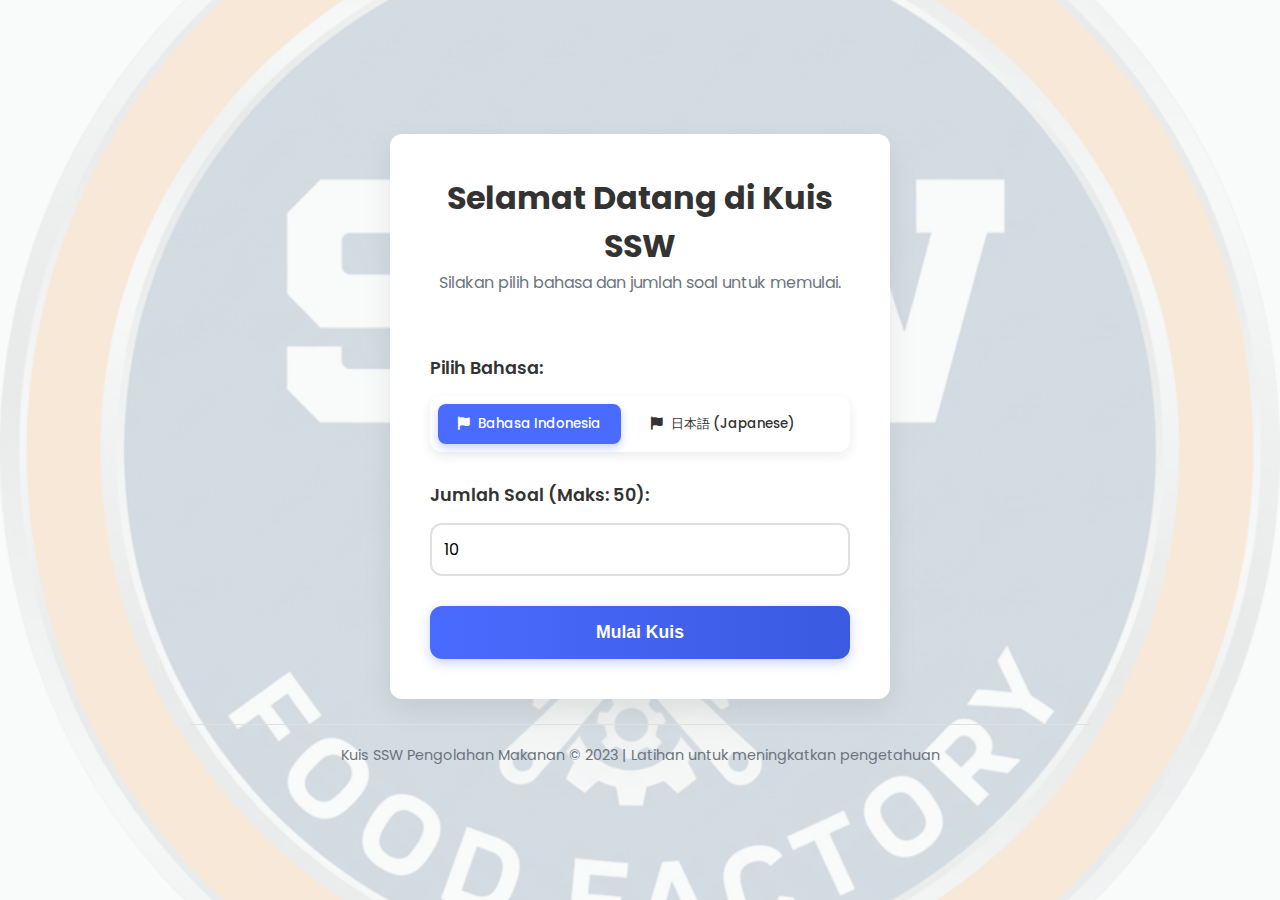
<file: index.html>
<!DOCTYPE html>
<html lang="id">

<head>
    <meta charset="UTF-8">
    <meta name="viewport" content="width=device-width, initial-scale=1.0">
    <title>Latihan Soal SSW Pengolahan Makanan</title>
    <link rel="stylesheet" href="style.css">
    <link rel="preconnect" href="https://fonts.googleapis.com">
    <link rel="preconnect" href="https://fonts.gstatic.com" crossorigin>
    <link
        href="https://fonts.googleapis.com/css2?family=Poppins:wght@300;400;500;600;700&family=Inter:wght@300;400;500;600&display=swap"
        rel="stylesheet">
    <link rel="stylesheet" href="https://cdnjs.cloudflare.com/ajax/libs/font-awesome/6.4.0/css/all.min.css">
</head>

<body>
    <div class="container">
        <div id="setup-container">
            <div class="quiz-header">
                <h1 id="setup-title">Selamat Datang di Kuis SSW</h1>
                <p class="quiz-subtitle">Silakan pilih bahasa dan jumlah soal untuk memulai.</p>
            </div>

            <div class="setup-group">
                <label for="lang-select">Pilih Bahasa:</label>
                <div class="language-selector">
                    <button id="setup-lang-in" class="active lang-btn" data-lang="in">
                        <i class="fas fa-flag"></i>
                        Bahasa Indonesia
                    </button>
                    <button id="setup-lang-jp" class="lang-btn" data-lang="jp">
                        <i class="fas fa-flag"></i>
                        日本語 (Japanese)
                    </button>
                </div>
            </div>

            <div class="setup-group">
                <label for="question-count">Jumlah Soal (Maks: 50):</label>
                <input type="number" id="question-count" value="10" min="5" max="50" step="5">
            </div>

            <button id="start-quiz-btn">
                <i class="fas fa-play"></i>
                Mulai Kuis
            </button>
        </div>

        <div class="header hide">
            <div class="language-selector">
                <button id="lang-in" class="active">
                    <i class="fas fa-flag"></i>
                    Bahasa Indonesia
                </button>
                <button id="lang-jp">
                    <i class="fas fa-flag"></i>
                    日本語 (Japanese)
                </button>
            </div>

            <div class="progress-container">
                <div class="progress-bar">
                    <div class="progress-fill" id="progress-fill"></div>
                </div>
                <span class="progress-text" id="progress-text">0/10</span>
            </div>
        </div>

        <div id="quiz-wrapper" class="hide">
            <div class="quiz-header">
                <h1 id="quiz-title">Latihan Soal SSW Pengolahan Makanan</h1>
                <p class="quiz-subtitle">Uji pengetahuan Anda tentang pengolahan makanan untuk SSW</p>
            </div>

            <div id="quiz-container" class="hide">
                <div id="question-container">
                    <div class="question-number-badge">
                        <span id="question-number">Pertanyaan 1</span>
                    </div>
                    <p id="question-text">Apa yang dimaksud dengan teknik blansir dalam pengolahan makanan?</p>
                </div>

                <div id="options-container" class="options-grid">
                    <!-- Opsi jawaban akan dimuat di sini oleh JavaScript -->
                </div>

                <div class="navigation-buttons">
                    <button id="hint-btn">
                        <i class="fas fa-lightbulb"></i>
                        Petunjuk
                    </button>
                    <button id="next-btn">
                        Selanjutnya
                        <i class="fas fa-arrow-right"></i>
                    </button>
                </div>
            </div>

            <div id="result-container" class="hide">
                <div class="result-header">
                    <div class="trophy-icon">
                        <i class="fas fa-trophy"></i>
                    </div>
                    <h2 id="result-title">Hasil Kuis Anda</h2>
                </div>

                <div class="score-circle">
                    <div class="circle-bg">
                        <div class="circle-progress" id="circle-progress"></div>
                    </div>
                    <div class="score-content">
                        <span id="score-percent">85%</span>
                        <span id="score-text">Skor: 17/20</span>
                    </div>
                </div>

                <p id="feedback-text">Selamat! Pengetahuan Anda tentang pengolahan makanan sangat baik. Teruslah
                    berlatih untuk meningkatkan pemahaman Anda.</p>

                <div class="result-buttons">
                    <button id="review-btn">
                        <i class="fas fa-redo"></i>
                        Tinjau Jawaban
                    </button>
                    <button id="restart-btn">
                        <i class="fas fa-play-circle"></i>
                        Coba Lagi
                    </button>
                </div>
            </div>

            <div id="review-container" class="hide">
                <h2 id="review-title">Tinjau Jawaban Anda</h2>
                <div id="review-content"></div>
                <div class="result-buttons">
                    <button id="back-to-results-btn">
                        <i class="fas fa-arrow-left"></i>
                        Kembali ke Hasil
                    </button>
                </div>
            </div>
        </div>

        <div class="footer">
            <p>Kuis SSW Pengolahan Makanan &copy; 2023 | Latihan untuk meningkatkan pengetahuan</p>
        </div>
    </div>

    <script src="script.js"></script>
</body>

</html>
</file>
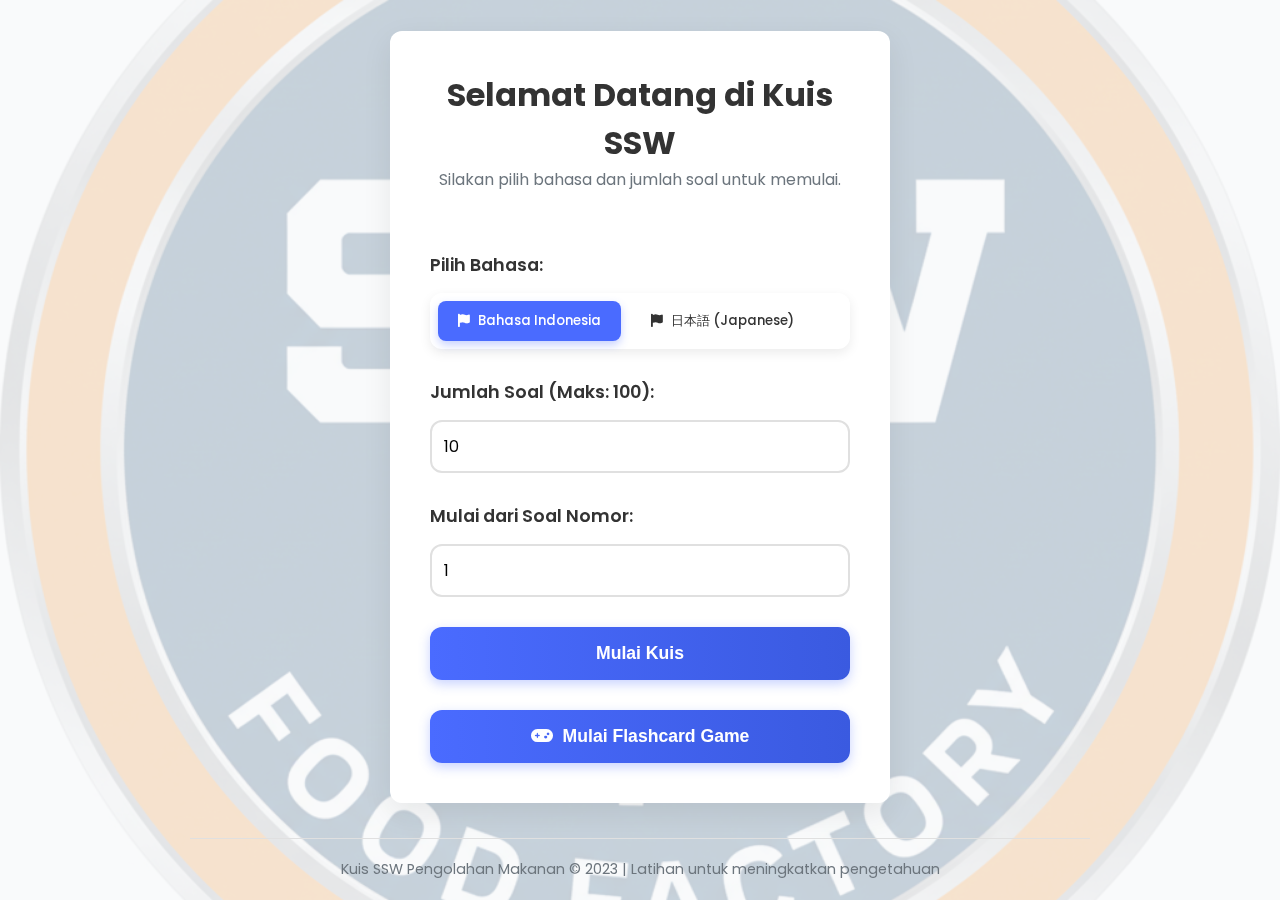
<file: html/index.html>
<!DOCTYPE html>
<html lang="id">

<head>
    <meta charset="UTF-8">
    <meta name="viewport" content="width=device-width, initial-scale=1.0">
    <title>Latihan Soal SSW Pengolahan Makanan</title>
    <link rel="stylesheet" href="../css/style.css">
    <link rel="preconnect" href="https://fonts.googleapis.com">
    <link rel="preconnect" href="https://fonts.gstatic.com" crossorigin>
    <link rel="icon" type="image/png" href="../assets/images/sswfood.png">
    <link
        href="https://fonts.googleapis.com/css2?family=Poppins:wght@300;400;500;600;700&family=Inter:wght@300;400;500;600&display=swap"
        rel="stylesheet">
    <link rel="stylesheet" href="https://cdnjs.cloudflare.com/ajax/libs/font-awesome/6.4.0/css/all.min.css">
</head>

<body>
    <div class="container">
        <div id="setup-container">
            <div class="quiz-header">
                <h1 id="setup-title">Selamat Datang di Kuis SSW</h1>
                <p class="quiz-subtitle">Silakan pilih bahasa dan jumlah soal untuk memulai.</p>
            </div>

            <div class="setup-group">
                <label for="lang-select">Pilih Bahasa:</label>
                <div class="language-selector">
                    <button id="setup-lang-in" class="active lang-btn" data-lang="in">
                        <i class="fas fa-flag"></i>
                        Bahasa Indonesia
                    </button>
                    <button id="setup-lang-jp" class="lang-btn" data-lang="jp">
                        <i class="fas fa-flag"></i>
                        日本語 (Japanese)
                    </button>
                </div>
            </div>

            <div class="setup-group">
                <label for="question-count">Jumlah Soal (Maks: 100):</label>
                <input type="number" id="question-count" value="10" min="5" max="100" step="5">
            </div>

            <div class="setup-group">
                <label for="start-question-id">Mulai dari Soal Nomor:</label>
                <input type="number" id="start-question-id" value="1" min="1">
            </div>

            <button id="start-quiz-btn">
                <i class="fas fa-play"></i>
                Mulai Kuis
            </button>
            <button id="start-flashcard-btn" onclick="location.href='flashcard.html'">
                <i class="fas fa-gamepad"></i>
                Mulai Flashcard Game
            </button>
        </div>

        <div class="header hide">
            <div class="language-selector">
                <button id="lang-in" class="active">
                    <i class="fas fa-flag"></i>
                    Bahasa Indonesia
                </button>
                <button id="lang-jp">
                    <i class="fas fa-flag"></i>
                    日本語 (Japanese)
                </button>
            </div>

            <div class="progress-container">
                <div class="progress-bar">
                    <div class="progress-fill" id="progress-fill"></div>
                </div>
                <span class="progress-text" id="progress-text">0/10</span>
            </div>
        </div>

        <div id="quiz-wrapper" class="hide">
            <div class="quiz-header">
                <h1 id="quiz-title">Latihan Soal SSW Pengolahan Makanan</h1>
                <p class="quiz-subtitle">Uji pengetahuan Anda tentang pengolahan makanan untuk SSW</p>
            </div>

            <div id="quiz-container" class="hide">
                <div id="question-container">
                    <div class="question-number-badge">
                        <span id="question-number">Pertanyaan 1</span>
                    </div>
                    <p id="question-text">Apa yang dimaksud dengan teknik blansir dalam pengolahan makanan?</p>
                </div>

                <div id="options-container" class="options-grid">
                    <!-- Opsi jawaban akan dimuat di sini oleh JavaScript -->
                </div>

                <div class="navigation-buttons">
                    <button id="hint-btn">
                        <i class="fas fa-lightbulb"></i>
                        Petunjuk
                    </button>
                    <button id="next-btn">
                        Selanjutnya
                        <i class="fas fa-arrow-right"></i>
                    </button>
                </div>
            </div>

            <div id="result-container" class="hide">
                <div class="result-header">
                    <div class="trophy-icon">
                        <i class="fas fa-trophy"></i>
                    </div>
                    <h2 id="result-title">Hasil Kuis Anda</h2>
                </div>

                <div class="score-circle">
                    <div class="circle-bg">
                        <div class="circle-progress" id="circle-progress"></div>
                    </div>
                    <div class="score-content">
                        <span id="score-percent">85%</span>
                        <span id="score-text">Skor: 17/20</span>
                    </div>
                </div>

                <p id="feedback-text">Selamat! Pengetahuan Anda tentang pengolahan makanan sangat baik. Teruslah
                    berlatih untuk meningkatkan pemahaman Anda.</p>

                <div class="result-buttons">
                    <button id="review-btn">
                        <i class="fas fa-redo"></i>
                        Tinjau Jawaban
                    </button>
                    <button id="restart-btn">
                        <i class="fas fa-play-circle"></i>
                        Coba Lagi
                    </button>
                </div>
            </div>

            <div id="review-container" class="hide">
                <h2 id="review-title">Tinjau Jawaban Anda</h2>
                <div id="review-content"></div>
                <div class="result-buttons">
                    <button id="back-to-results-btn">
                        <i class="fas fa-arrow-left"></i>
                        Kembali ke Hasil
                    </button>
                </div>
            </div>
        </div>

        <div class="footer">
            <p>Kuis SSW Pengolahan Makanan &copy; 2023 | Latihan untuk meningkatkan pengetahuan</p>
        </div>
    </div>

    <script src="../js/script.js"></script>
</body>

</html>
</file>
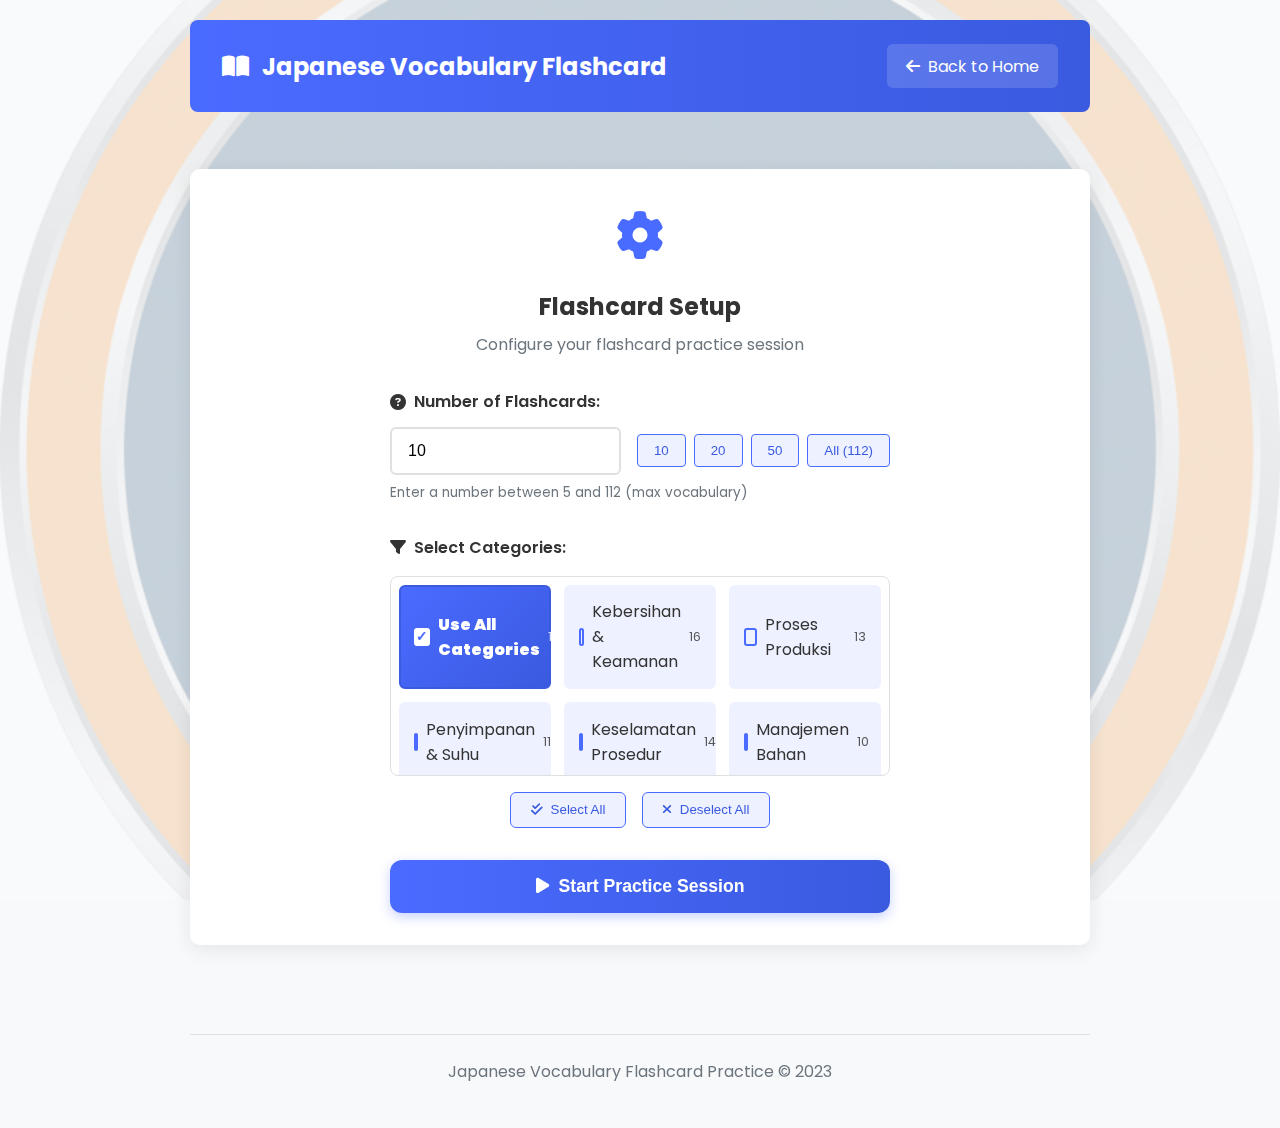
<file: flashcard.html>
<!DOCTYPE html>
<html lang="en">

<head>
    <meta charset="UTF-8">
    <meta name="viewport" content="width=device-width, initial-scale=1.0">
    <title>Flashcard Game</title>
    <link rel="stylesheet" href="css/style.css">
    <link rel="stylesheet" href="css/flashcard.css">
    <link rel="preconnect" href="https://fonts.googleapis.com">
    <link rel="preconnect" href="https://fonts.gstatic.com" crossorigin>
    <link
        href="https://fonts.googleapis.com/css2?family=Poppins:wght@300;400;500;600;700&family=Inter:wght@300;400;500;600&display=swap"
        rel="stylesheet">
    <link rel="stylesheet" href="https://cdnjs.cloudflare.com/ajax/libs/font-awesome/6.4.0/css/all.min.css">
</head>

<body>
    <div class="container">
        <div class="flashcard-header">
            <h1><i class="fas fa-book-open"></i> Japanese Vocabulary Flashcard</h1>
            <a href="index.html" class="back-btn">
                <i class="fas fa-arrow-left"></i> Back to Home
            </a>
        </div>

        <main>
            <!-- Setup Container -->
            <div id="flashcard-setup-container" class="setup-container">
                <div class="setup-content">
                    <div class="setup-card">
                        <div class="setup-icon">
                            <i class="fas fa-cog"></i>
                        </div>
                        <h2>Flashcard Setup</h2>
                        <p class="setup-description">Configure your flashcard practice session</p>

                        <div class="setup-form">
                            <div class="form-group">
                                <label for="flashcard-question-count">
                                    <i class="fas fa-question-circle"></i> Number of Flashcards:
                                </label>
                                <div class="input-with-btn">
                                    <input type="number" id="flashcard-question-count" value="10" min="5" max="112"
                                        step="1">
                                    <div class="quick-buttons">
                                        <button type="button" class="quick-btn" data-value="10">10</button>
                                        <button type="button" class="quick-btn" data-value="20">20</button>
                                        <button type="button" class="quick-btn" data-value="50">50</button>
                                        <button type="button" class="quick-btn" data-value="112">All (112)</button>
                                    </div>
                                </div>
                                <small class="form-hint">Enter a number between 5 and 112 (max vocabulary)</small>
                            </div>

                            <div class="form-group">
                                <label>
                                    <i class="fas fa-filter"></i> Select Categories:
                                </label>
                                <div class="categories-container">
                                    <div class="categories-grid" id="categories-grid">
                                        <!-- Categories will be loaded by JavaScript -->
                                    </div>
                                    <div class="categories-controls">
                                        <button type="button" id="select-all-categories" class="category-control-btn">
                                            <i class="fas fa-check-double"></i> Select All
                                        </button>
                                        <button type="button" id="deselect-all-categories" class="category-control-btn">
                                            <i class="fas fa-times"></i> Deselect All
                                        </button>
                                    </div>
                                </div>
                            </div>

                            <button id="start-quiz-btn" class="start-btn">
                                <i class="fas fa-play"></i> Start Practice Session
                            </button>
                        </div>
                    </div>
                </div>
            </div>

            <!-- Game Wrapper -->
            <div id="flashcard-game-wrapper" class="flashcard-game-wrapper hide">
                <div class="game-header">
                    <div class="game-stats">
                        <div class="stat-item">
                            <span class="stat-label">Card:</span>
                            <span class="stat-value" id="current-card">1</span>/<span id="total-cards">10</span>
                        </div>
                        <div class="stat-item">
                            <span class="stat-label">Score:</span>
                            <span class="stat-value" id="score">0</span>
                        </div>
                        <div class="stat-item">
                            <span class="stat-label">Correct:</span>
                            <span class="stat-value" id="correct-count">0</span>
                        </div>
                        <div class="stat-item">
                            <span class="stat-label">Incorrect:</span>
                            <span class="stat-value" id="incorrect-count">0</span>
                        </div>
                    </div>

                    <button id="end-session-btn" class="end-btn">
                        <i class="fas fa-stop"></i> End Session
                    </button>
                </div>

                <div class="flashcard-container">
                    <div class="category-indicator" id="current-category">
                        <i class="fas fa-tag"></i> Category: <span id="category-name">Loading...</span>
                    </div>

                    <div class="flashcard" id="flashcard">
                        <div class="flashcard-front" id="flashcard-front">
                            <div class="card-label">Vocabulary Term</div>
                            <div class="card-content" id="front-content">衛生管理</div>
                            <div class="card-instruction">
                                <i class="fas fa-hand-point-up"></i> Click card or press Space to flip
                            </div>
                        </div>
                        <div class="flashcard-back" id="flashcard-back">
                            <div class="card-label">Answer</div>
                            <div class="answer-content">
                                <div class="kanji" id="back-kanji">衛生管理</div>
                                <div class="furigana" id="back-furigana">えいせいかんり</div>
                                <div class="meaning" id="back-meaning">manajemen kebersihan</div>
                            </div>
                            <div class="card-details">
                                <span class="detail-item"><i class="fas fa-hashtag"></i> ID: <span
                                        id="back-id">4</span></span>
                            </div>
                        </div>
                    </div>

                    <div class="answer-section">
                        <div class="input-container">
                            <label for="answer-input">
                                <i class="fas fa-keyboard"></i> Type Romaji Reading:
                            </label>
                            <input type="text" id="answer-input"
                                placeholder="Enter the furigana in romaji (e.g. eiseikanri)" autocomplete="off">
                        </div>

                        <div class="action-buttons">
                            <button id="check-button" class="action-btn check-btn">
                                <i class="fas fa-check"></i> Check Answer
                            </button>
                            <button id="hint-button" class="action-btn hint-btn">
                                <i class="fas fa-lightbulb"></i> Show Hint
                            </button>
                            <button id="next-button" class="action-btn next-btn">
                                <i class="fas fa-arrow-right"></i> Next Card
                            </button>
                        </div>
                    </div>

                    <div class="feedback-section">
                        <div id="feedback" class="feedback-message">
                            <i class="fas fa-info-circle"></i>
                            <span id="feedback-text">Enter the romaji reading and press Check Answer</span>
                        </div>
                        <div id="hint-display" class="hint-container hide">
                            <div class="hint-header">
                                <i class="fas fa-lightbulb"></i> Hint
                            </div>
                            <div class="hint-content" id="hint-content"></div>
                        </div>
                    </div>
                </div>

                <!-- Results Container (hidden by default) -->
                <div id="results-container" class="results-container hide">
                    <div class="results-card">
                        <div class="results-icon">
                            <i class="fas fa-trophy"></i>
                        </div>
                        <h2>Session Results</h2>

                        <div class="results-stats">
                            <div class="result-stat">
                                <span class="result-label">Total Cards:</span>
                                <span class="result-value" id="result-total">0</span>
                            </div>
                            <div class="result-stat">
                                <span class="result-label">Correct Answers:</span>
                                <span class="result-value" id="result-correct">0</span>
                            </div>
                            <div class="result-stat">
                                <span class="result-label">Incorrect Answers:</span>
                                <span class="result-value" id="result-incorrect">0</span>
                            </div>
                            <div class="result-stat">
                                <span class="result-label">Final Score:</span>
                                <span class="result-value" id="result-score">0</span>
                            </div>
                            <div class="result-stat">
                                <span class="result-label">Accuracy:</span>
                                <span class="result-value" id="result-accuracy">0%</span>
                            </div>
                        </div>

                        <div class="results-actions">
                            <button id="restart-session-btn" class="results-btn restart-btn">
                                <i class="fas fa-redo"></i> Start New Session
                            </button>
                            <button id="back-to-home-btn" class="results-btn home-btn">
                                <i class="fas fa-home"></i> Back to Setup
                            </button>
                        </div>
                    </div>
                </div>

                <div class="game-footer">
                    <div class="shortcuts">
                        <span class="shortcut-item"><kbd>Space</kbd> Flip Card</span>
                        <span class="shortcut-item"><kbd>Enter</kbd> Check Answer</span>
                        <span class="shortcut-item"><kbd>→</kbd> Next Card</span>
                        <span class="shortcut-item"><kbd>H</kbd> Show Hint (when input not focused)</span>
                    </div>
                </div>
            </div>
        </main>

        <footer class="main-footer">
            <p>Japanese Vocabulary Flashcard Practice &copy; 2023</p>
        </footer>
    </div>

    <script src="js/flashcard.js"></script>
</body>

</html>
</file>
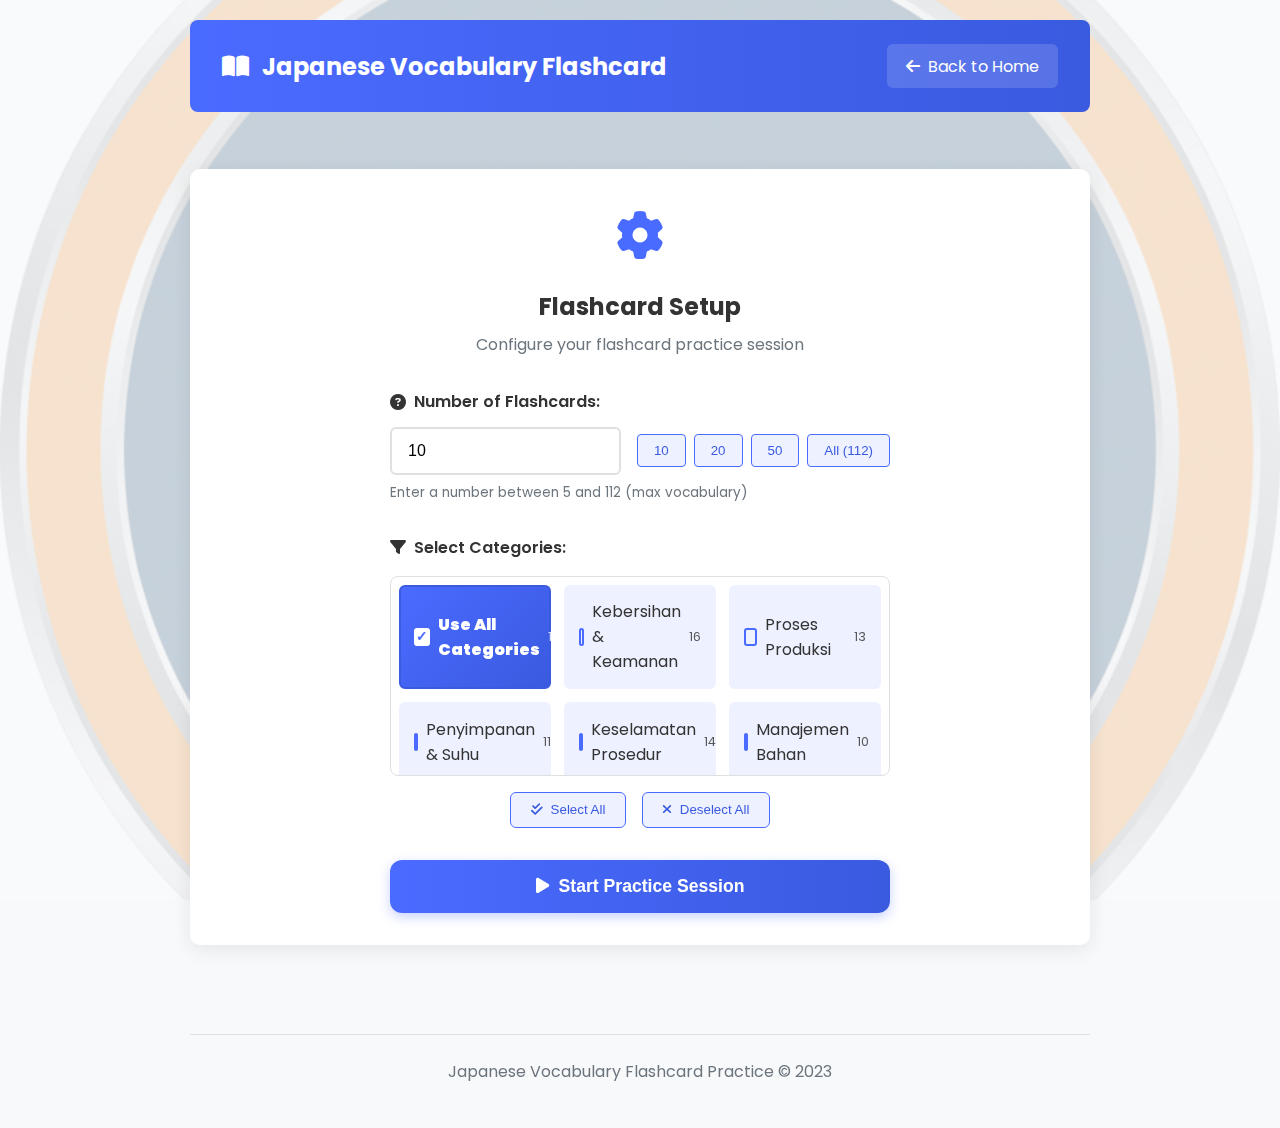
<file: html/flashcard.html>
<!DOCTYPE html>
<html lang="en">

<head>
    <meta charset="UTF-8">
    <meta name="viewport" content="width=device-width, initial-scale=1.0">
    <title>Flashcard Game</title>
    <link rel="stylesheet" href="../css/style.css">
    <link rel="stylesheet" href="../css/flashcard.css">
    <link rel="preconnect" href="https://fonts.googleapis.com">
    <link rel="preconnect" href="https://fonts.gstatic.com" crossorigin>
    <link
        href="https://fonts.googleapis.com/css2?family=Poppins:wght@300;400;500;600;700&family=Inter:wght@300;400;500;600&display=swap"
        rel="stylesheet">
    <link rel="stylesheet" href="https://cdnjs.cloudflare.com/ajax/libs/font-awesome/6.4.0/css/all.min.css">
</head>

<body>
    <div class="container">
        <div class="flashcard-header">
            <h1><i class="fas fa-book-open"></i> Japanese Vocabulary Flashcard</h1>
            <a href="index.html" class="back-btn">
                <i class="fas fa-arrow-left"></i> Back to Home
            </a>
        </div>

        <main>
            <!-- Setup Container -->
            <div id="flashcard-setup-container" class="setup-container">
                <div class="setup-content">
                    <div class="setup-card">
                        <div class="setup-icon">
                            <i class="fas fa-cog"></i>
                        </div>
                        <h2>Flashcard Setup</h2>
                        <p class="setup-description">Configure your flashcard practice session</p>

                        <div class="setup-form">
                            <div class="form-group">
                                <label for="flashcard-question-count">
                                    <i class="fas fa-question-circle"></i> Number of Flashcards:
                                </label>
                                <div class="input-with-btn">
                                    <input type="number" id="flashcard-question-count" value="10" min="5" max="112"
                                        step="1">
                                    <div class="quick-buttons">
                                        <button type="button" class="quick-btn" data-value="10">10</button>
                                        <button type="button" class="quick-btn" data-value="20">20</button>
                                        <button type="button" class="quick-btn" data-value="50">50</button>
                                        <button type="button" class="quick-btn" data-value="112">All (112)</button>
                                    </div>
                                </div>
                                <small class="form-hint">Enter a number between 5 and 112 (max vocabulary)</small>
                            </div>

                            <div class="form-group">
                                <label>
                                    <i class="fas fa-filter"></i> Select Categories:
                                </label>
                                <div class="categories-container">
                                    <div class="categories-grid" id="categories-grid">
                                        <!-- Categories will be loaded by JavaScript -->
                                    </div>
                                    <div class="categories-controls">
                                        <button type="button" id="select-all-categories" class="category-control-btn">
                                            <i class="fas fa-check-double"></i> Select All
                                        </button>
                                        <button type="button" id="deselect-all-categories" class="category-control-btn">
                                            <i class="fas fa-times"></i> Deselect All
                                        </button>
                                    </div>
                                </div>
                            </div>

                            <button id="start-quiz-btn" class="start-btn">
                                <i class="fas fa-play"></i> Start Practice Session
                            </button>
                        </div>
                    </div>
                </div>
            </div>

            <!-- Game Wrapper -->
            <div id="flashcard-game-wrapper" class="flashcard-game-wrapper hide">
                <div class="game-header">
                    <div class="game-stats">
                        <div class="stat-item">
                            <span class="stat-label">Card:</span>
                            <span class="stat-value" id="current-card">1</span>/<span id="total-cards">10</span>
                        </div>
                        <div class="stat-item">
                            <span class="stat-label">Score:</span>
                            <span class="stat-value" id="score">0</span>
                        </div>
                        <div class="stat-item">
                            <span class="stat-label">Correct:</span>
                            <span class="stat-value" id="correct-count">0</span>
                        </div>
                        <div class="stat-item">
                            <span class="stat-label">Incorrect:</span>
                            <span class="stat-value" id="incorrect-count">0</span>
                        </div>
                    </div>

                    <button id="end-session-btn" class="end-btn">
                        <i class="fas fa-stop"></i> End Session
                    </button>
                </div>

                <div class="flashcard-container">
                    <div class="category-indicator" id="current-category">
                        <i class="fas fa-tag"></i> Category: <span id="category-name">Loading...</span>
                    </div>

                    <div class="flashcard" id="flashcard">
                        <div class="flashcard-front" id="flashcard-front">
                            <div class="card-label">Vocabulary Term</div>
                            <div class="card-content" id="front-content">衛生管理</div>
                            <div class="card-instruction">
                                <i class="fas fa-hand-point-up"></i> Click card or press Space to flip
                            </div>
                        </div>
                        <div class="flashcard-back" id="flashcard-back">
                            <div class="card-label">Answer</div>
                            <div class="answer-content">
                                <div class="kanji" id="back-kanji">衛生管理</div>
                                <div class="furigana" id="back-furigana">えいせいかんり</div>
                                <div class="meaning" id="back-meaning">manajemen kebersihan</div>
                            </div>
                            <div class="card-details">
                                <span class="detail-item"><i class="fas fa-hashtag"></i> ID: <span
                                        id="back-id">4</span></span>
                            </div>
                        </div>
                    </div>

                    <div class="answer-section">
                        <div class="input-container">
                            <label for="answer-input">
                                <i class="fas fa-keyboard"></i> Type Romaji Reading:
                            </label>
                            <input type="text" id="answer-input"
                                placeholder="Enter the furigana in romaji (e.g. eiseikanri)" autocomplete="off">
                        </div>

                        <div class="action-buttons">
                            <button id="check-button" class="action-btn check-btn">
                                <i class="fas fa-check"></i> Check Answer
                            </button>
                            <button id="hint-button" class="action-btn hint-btn">
                                <i class="fas fa-lightbulb"></i> Show Hint
                            </button>
                            <button id="next-button" class="action-btn next-btn">
                                <i class="fas fa-arrow-right"></i> Next Card
                            </button>
                        </div>
                    </div>

                    <div class="feedback-section">
                        <div id="feedback" class="feedback-message">
                            <i class="fas fa-info-circle"></i>
                            <span id="feedback-text">Enter the romaji reading and press Check Answer</span>
                        </div>
                        <div id="hint-display" class="hint-container hide">
                            <div class="hint-header">
                                <i class="fas fa-lightbulb"></i> Hint
                            </div>
                            <div class="hint-content" id="hint-content"></div>
                        </div>
                    </div>
                </div>

                <!-- Results Container (hidden by default) -->
                <div id="results-container" class="results-container hide">
                    <div class="results-card">
                        <div class="results-icon">
                            <i class="fas fa-trophy"></i>
                        </div>
                        <h2>Session Results</h2>

                        <div class="results-stats">
                            <div class="result-stat">
                                <span class="result-label">Total Cards:</span>
                                <span class="result-value" id="result-total">0</span>
                            </div>
                            <div class="result-stat">
                                <span class="result-label">Correct Answers:</span>
                                <span class="result-value" id="result-correct">0</span>
                            </div>
                            <div class="result-stat">
                                <span class="result-label">Incorrect Answers:</span>
                                <span class="result-value" id="result-incorrect">0</span>
                            </div>
                            <div class="result-stat">
                                <span class="result-label">Final Score:</span>
                                <span class="result-value" id="result-score">0</span>
                            </div>
                            <div class="result-stat">
                                <span class="result-label">Accuracy:</span>
                                <span class="result-value" id="result-accuracy">0%</span>
                            </div>
                        </div>

                        <div class="results-actions">
                            <button id="restart-session-btn" class="results-btn restart-btn">
                                <i class="fas fa-redo"></i> Start New Session
                            </button>
                            <button id="back-to-home-btn" class="results-btn home-btn">
                                <i class="fas fa-home"></i> Back to Setup
                            </button>
                        </div>
                    </div>
                </div>

                <div class="game-footer">
                    <div class="shortcuts">
                        <span class="shortcut-item"><kbd>Space</kbd> Flip Card</span>
                        <span class="shortcut-item"><kbd>Enter</kbd> Check Answer</span>
                        <span class="shortcut-item"><kbd>→</kbd> Next Card</span>
                        <span class="shortcut-item"><kbd>H</kbd> Show Hint (when input not focused)</span>
                    </div>
                </div>
            </div>
        </main>

        <footer class="main-footer">
            <p>Japanese Vocabulary Flashcard Practice &copy; 2023</p>
        </footer>
    </div>

    <script src="../js/flashcard.js"></script>
</body>

</html>
</file>
<file: style.css>
/* Variabel Warna dan Tema */
:root {
    --primary-color: #4a6bff;
    --primary-dark: #3a5ae0;
    --primary-light: #eef1ff;
    --success-color: #28a745;
    --warning-color: #ffc107;
    --danger-color: #dc3545;

    --bg-color: #f8f9fa;
    --card-bg: #ffffff;
    --text-color: #333;
    --text-light: #6c757d;
    --border-color: #e0e0e0;
    --shadow-color: rgba(0, 0, 0, 0.08);

    --font-primary: 'Poppins', sans-serif;
    --font-secondary: 'Inter', sans-serif;

    --border-radius: 12px;
    --transition: all 0.3s ease;
}

/* Reset dan Styling Dasar */
* {
    margin: 0;
    padding: 0;
    box-sizing: border-box;
}

body {
    font-family: var(--font-primary);
    background-color: var(--bg-color);
    color: var(--text-color);
    display: flex;
    justify-content: center;
    align-items: center;
    min-height: 100vh;
    padding: 20px;
    transition: var(--transition);
    position: relative; /* Added for pseudo-element positioning */
    overflow: hidden; /* Prevent background from overflowing if larger */
}

body::before {
    content: "";
    position: absolute;
    top: 0;
    left: 0;
    width: 100%;
    height: 100%;
    background-image: url('assets/images/sswfood.png');
    background-size: cover;
    background-repeat: no-repeat;
    background-position: center;
    opacity: 0.15; /* Adjust for desired transparency */
    z-index: -1; /* Place it behind other content */
}

.container {
    width: 100%;
    max-width: 900px;
    display: flex;
    flex-direction: column;
    gap: 25px;
}

/* Setup Container */
#setup-container {
    background-color: var(--card-bg);
    border-radius: var(--border-radius);
    box-shadow: 0 10px 30px var(--shadow-color);
    padding: 40px;
    width: 100%;
    max-width: 500px;
    margin: auto;
    display: flex;
    flex-direction: column;
    gap: 30px;
    animation: fadeIn 0.5s ease-out;
}

.setup-group {
    display: flex;
    flex-direction: column;
    gap: 15px;
}

.setup-group label {
    font-weight: 600;
    color: var(--text-color);
    font-size: 1.1rem;
}

#question-count, #start-question-id {
    padding: 12px;
    border: 2px solid var(--border-color);
    border-radius: var(--border-radius);
    font-size: 1rem;
    font-family: var(--font-primary);
    width: 100%;
}

#start-quiz-btn {
    padding: 16px 28px;
    border: none;
    border-radius: var(--border-radius);
    font-size: 1.1rem;
    font-weight: 600;
    cursor: pointer;
    transition: var(--transition);
    display: flex;
    align-items: center;
    justify-content: center;
    gap: 10px;
    background: linear-gradient(90deg, var(--primary-color), var(--primary-dark));
    color: white;
    box-shadow: 0 4px 12px rgba(74, 107, 255, 0.3);
}

#start-quiz-btn:hover {
    transform: translateY(-2px);
    box-shadow: 0 6px 18px rgba(74, 107, 255, 0.4);
}

/* Header dan Selektor Bahasa */
.header {
    display: flex;
    justify-content: space-between;
    align-items: center;
    flex-wrap: wrap;
    gap: 15px;
}

.language-selector {
    display: flex;
    gap: 10px;
    background-color: var(--card-bg);
    padding: 8px;
    border-radius: var(--border-radius);
    box-shadow: 0 4px 12px var(--shadow-color);
}

.language-selector button {
    padding: 10px 20px;
    border: none;
    background-color: transparent;
    border-radius: 8px;
    cursor: pointer;
    font-family: var(--font-primary);
    font-weight: 500;
    display: flex;
    align-items: center;
    gap: 8px;
    transition: var(--transition);
    color: var(--text-color);
}

.language-selector button.active {
    background-color: var(--primary-color);
    color: white;
    box-shadow: 0 4px 8px rgba(74, 107, 255, 0.3);
}

.language-selector button:hover:not(.active) {
    background-color: var(--primary-light);
    color: var(--primary-color);
}

/* Progress Bar */
.progress-container {
    display: flex;
    align-items: center;
    gap: 15px;
}

.progress-bar {
    width: 200px;
    height: 10px;
    background-color: var(--border-color);
    border-radius: 10px;
    overflow: hidden;
}

.progress-fill {
    height: 100%;
    background: linear-gradient(90deg, var(--primary-color), var(--primary-dark));
    border-radius: 10px;
    width: 0%;
    transition: width 0.5s ease;
}

.progress-text {
    font-weight: 600;
    color: var(--text-light);
    font-size: 0.9rem;
}

/* Quiz Wrapper */
#quiz-wrapper {
    background-color: var(--card-bg);
    border-radius: var(--border-radius);
    box-shadow: 0 10px 30px var(--shadow-color);
    padding: 40px;
    width: 100%;
    transition: var(--transition);
}

.quiz-header {
    text-align: center;
    margin-bottom: 30px;
}

#quiz-title {
    color: var(--primary-color);
    margin-bottom: 10px;
    font-size: 2.2rem;
    font-weight: 700;
    background: linear-gradient(90deg, var(--primary-color), #6a11cb);
    -webkit-background-clip: text;
    background-clip: text;
    color: transparent;
}

.quiz-subtitle {
    color: var(--text-light);
    font-size: 1rem;
    font-weight: 400;
}

/* Kontainer Pertanyaan */
#question-container {
    margin-bottom: 35px;
    padding: 25px;
    background-color: var(--primary-light);
    border-radius: var(--border-radius);
    border-left: 5px solid var(--primary-color);
}

.question-number-badge {
    display: inline-block;
    background-color: var(--primary-color);
    color: white;
    padding: 6px 15px;
    border-radius: 20px;
    font-size: 0.9rem;
    font-weight: 600;
    margin-bottom: 15px;
}

#question-text {
    font-size: 1.4rem;
    font-weight: 600;
    line-height: 1.6;
    color: var(--text-color);
}

/* Opsi Jawaban */
.options-grid {
    display: grid;
    grid-template-columns: 1fr;
    gap: 15px;
}

.option-btn {
    width: 100%;
    padding: 18px 20px;
    background-color: var(--card-bg);
    border: 2px solid var(--border-color);
    border-radius: var(--border-radius);
    text-align: left;
    font-size: 1rem;
    font-family: var(--font-primary);
    cursor: pointer;
    transition: var(--transition);
    display: flex;
    align-items: center;
    gap: 15px;
    color: var(--text-color);
}

.option-btn:hover:not(:disabled) {
    transform: translateY(-3px);
    box-shadow: 0 5px 15px var(--shadow-color);
    border-color: var(--primary-color);
}

.option-btn.selected {
    border-color: var(--primary-color);
    background-color: var(--primary-light);
    transform: translateY(-2px);
    box-shadow: 0 4px 10px rgba(74, 107, 255, 0.15);
}

.option-btn.correct {
    background-color: rgba(40, 167, 69, 0.1);
    border-color: var(--success-color);
    color: #155724;
}

.option-btn.incorrect {
    background-color: rgba(220, 53, 69, 0.1);
    border-color: var(--danger-color);
    color: #721c24;
}

.option-btn.hint-highlight {
    background-color: var(--warning-color);
    border-color: #e0a800;
    color: #fff;
}

.option-btn:disabled {
    cursor: not-allowed;
    opacity: 0.8;
}

/* Tombol Navigasi */
.navigation-buttons {
    display: flex;
    justify-content: space-between;
    margin-top: 40px;
}

#hint-btn,
#next-btn,
#review-btn,
#restart-btn {
    padding: 14px 28px;
    border: none;
    border-radius: var(--border-radius);
    font-size: 1rem;
    font-weight: 600;
    cursor: pointer;
    transition: var(--transition);
    display: flex;
    align-items: center;
    gap: 10px;
}

#hint-btn {
    background-color: var(--warning-color);
    color: #212529;
}

#hint-btn:hover {
    background-color: #e0a800;
    transform: translateY(-2px);
}

#next-btn,
#restart-btn {
    background: linear-gradient(90deg, var(--primary-color), var(--primary-dark));
    color: white;
    box-shadow: 0 4px 12px rgba(74, 107, 255, 0.3);
}

#next-btn:hover,
#restart-btn:hover {
    transform: translateY(-2px);
    box-shadow: 0 6px 18px rgba(74, 107, 255, 0.4);
}

/* Hasil Kuis */
.result-header {
    text-align: center;
    margin-bottom: 30px;
}

.trophy-icon {
    font-size: 4rem;
    color: var(--warning-color);
    margin-bottom: 15px;
}

#result-title {
    font-size: 2rem;
    color: var(--primary-color);
    margin-bottom: 20px;
}

/* Score Circle */
.score-circle {
    position: relative;
    width: 200px;
    height: 200px;
    margin: 0 auto 40px;
}

.circle-bg {
    width: 100%;
    height: 100%;
    border-radius: 50%;
    background-color: var(--border-color);
    position: relative;
    overflow: hidden;
}

.circle-progress {
    position: absolute;
    width: 100%;
    height: 100%;
    border-radius: 50%;
    clip-path: polygon(50% 50%, 50% 0%, 100% 0%, 100% 100%, 0% 100%, 0% 0%, 50% 0%);
    background: conic-gradient(var(--primary-color) 0deg, var(--border-color) 0deg);
    transition: var(--transition);
}

.score-content {
    position: absolute;
    top: 50%;
    left: 50%;
    transform: translate(-50%, -50%);
    text-align: center;
}

#score-percent {
    font-size: 3rem;
    font-weight: 700;
    color: white !important;
    display: block;
}

#score-text {
    font-size: 1.2rem;
    color: white !important;
    font-weight: 500;
}

/* Feedback Text */
#feedback-text {
    font-size: 1.2rem;
    color: var(--text-color);
    text-align: center;
    margin-bottom: 40px;
    line-height: 1.6;
    padding: 0 20px;
}

/* Result Buttons */
.result-buttons {
    display: flex;
    justify-content: center;
    gap: 20px;
    flex-wrap: wrap;
}

#review-btn {
    background-color: var(--secondary-color);
    color: white;
}

#review-btn:hover {
    background-color: #5a6268;
    transform: translateY(-2px);
}

/* Review Container */
#review-container {
    padding: 20px;
    animation: fadeIn 0.5s ease-out;
}

#review-title {
    text-align: center;
    color: var(--primary-color);
    margin-bottom: 30px;
    font-size: 1.8rem;
}

#review-content {
    display: flex;
    flex-direction: column;
    gap: 25px;
}

.review-item {
    background-color: var(--primary-light);
    border-left: 5px solid var(--secondary-color);
    padding: 20px;
    border-radius: var(--border-radius);
}

.review-item p {
    font-size: 1.1rem;
    font-weight: 600;
    margin-bottom: 15px;
}

.review-item .user-answer {
    font-weight: 500;
    padding: 10px;
    border-radius: 8px;
    margin-bottom: 10px;
}

.review-item .user-answer.correct {
    background-color: rgba(40, 167, 69, 0.15);
    color: #155724;
    border: 1px solid rgba(40, 167, 69, 0.3);
}

.review-item .user-answer.incorrect {
    background-color: rgba(220, 53, 69, 0.1);
    color: #721c24;
    border: 1px solid rgba(220, 53, 69, 0.2);
}

.review-item .correct-answer {
    font-weight: 500;
    color: var(--success-color);
}

#back-to-results-btn {
    background: var(--secondary-color);
    color: white;
}

/* Footer */
.footer {
    text-align: center;
    color: var(--text-light);
    font-size: 0.9rem;
    padding-top: 20px;
    border-top: 1px solid var(--border-color);
}

/* Responsif */
@media (max-width: 768px) {
    .header {
        flex-direction: column;
        align-items: stretch;
    }

    .progress-container {
        justify-content: space-between;
    }

    .progress-bar {
        width: 150px;
    }

    #quiz-wrapper {
        padding: 25px;
    }

    #quiz-title {
        font-size: 1.8rem;
    }

    #question-text {
        font-size: 1.2rem;
    }

    .option-btn {
        padding: 15px;
    }

    .navigation-buttons {
        flex-direction: column;
        gap: 15px;
    }

    #hint-btn,
    #next-btn {
        width: 100%;
        justify-content: center;
    }

    .result-buttons {
        flex-direction: column;
    }

    #review-btn,
    #restart-btn {
        width: 100%;
        justify-content: center;
    }
}

@media (max-width: 480px) {
    body {
        padding: 10px;
    }

    #quiz-wrapper {
        padding: 20px;
    }

    .language-selector {
        flex-direction: column;
    }

    .score-circle {
        width: 150px;
        height: 150px;
    }

    #score-percent {
        font-size: 2.2rem;
    }
}

/* Animasi */
@keyframes fadeIn {
    from {
        opacity: 0;
        transform: translateY(20px);
    }

    to {
        opacity: 1;
        transform: translateY(0);
    }
}

#quiz-container,
#result-container {
    animation: fadeIn 0.5s ease-out;
}

.hide {
    display: none;
}

/* Efek hover tambahan */
button:active {
    transform: scale(0.98);
}

/* Custom scrollbar */
::-webkit-scrollbar {
    width: 8px;
}

::-webkit-scrollbar-track {
    background: var(--bg-color);
}

::-webkit-scrollbar-thumb {
    background: var(--primary-color);
    border-radius: 10px;
}

::-webkit-scrollbar-thumb:hover {
    background: var(--primary-dark);
}

/* Style untuk menyembunyikan elemen */
.hide {
    display: none !important;
}

/* Header layout ketika language selector disembunyikan */
.header {
    display: flex;
    justify-content: space-between;
    align-items: center;
    flex-wrap: wrap;
    gap: 15px;
    transition: var(--transition);
}

/* Ketika language selector di header disembunyikan, pusatkan progress bar */
.header:has(.language-selector.hide) {
    justify-content: center;
}

.header:has(.language-selector.hide) .progress-container {
    margin: 0 auto;
}

/* Style khusus untuk tombol bahasa di header */
.header .language-selector {
    display: flex;
    gap: 10px;
    transition: var(--transition);
}

/* Untuk setup page - selector bahasa harus tetap terlihat */
#setup-container .language-selector {
    display: flex !important;
}

/* Review item styling - perbaikan */
.review-item {
    background-color: var(--primary-light);
    border-left: 5px solid var(--primary-color);
    padding: 20px;
    border-radius: var(--border-radius);
    margin-bottom: 15px;
}

.review-item p {
    font-size: 1.1rem;
    font-weight: 600;
    margin-bottom: 15px;
    color: var(--text-color);
}

.user-answer {
    font-weight: 500;
    padding: 10px 15px;
    border-radius: 8px;
    margin-bottom: 10px;
    border: 1px solid;
}

.user-answer.correct {
    background-color: rgba(40, 167, 69, 0.15);
    color: #155724;
    border-color: rgba(40, 167, 69, 0.3);
}

.user-answer.incorrect {
    background-color: rgba(220, 53, 69, 0.1);
    color: #721c24;
    border-color: rgba(220, 53, 69, 0.2);
}

.correct-answer {
    font-weight: 500;
    color: var(--success-color);
    background-color: rgba(40, 167, 69, 0.1);
    padding: 10px 15px;
    border-radius: 8px;
    border: 1px solid rgba(40, 167, 69, 0.2);
}

/* Tambahkan untuk secondary color */
:root {
    /* ... variabel yang sudah ada ... */
    --secondary-color: #6c757d;
    --info-color: #17a2b8;
}

/* Style untuk tombol review */
#review-btn {
    background-color: var(--secondary-color);
    color: white;
}

#review-btn:hover {
    background-color: #5a6268;
    transform: translateY(-2px);
}

#back-to-results-btn {
    background-color: var(--secondary-color);
    color: white;
    padding: 14px 28px;
    border: none;
    border-radius: var(--border-radius);
    font-size: 1rem;
    font-weight: 600;
    cursor: pointer;
    transition: var(--transition);
    display: flex;
    align-items: center;
    gap: 10px;
}

#back-to-results-btn:hover {
    background-color: #5a6268;
    transform: translateY(-2px);
}

/* Responsif untuk header dengan language selector tersembunyi */
@media (max-width: 768px) {
    .header:has(.language-selector.hide) .progress-container {
        width: 100%;
        justify-content: center;
    }

    .header:has(.language-selector.hide) .progress-bar {
        flex-grow: 1;
        max-width: 300px;
    }
}
</file>
<file: css/style.css>
/* Variabel Warna dan Tema */
:root {
    --primary-color: #4a6bff;
    --primary-dark: #3a5ae0;
    --primary-light: #eef1ff;
    --success-color: #28a745;
    --warning-color: #ffc107;
    --danger-color: #dc3545;

    --bg-color: #f8f9fa;
    --card-bg: #ffffff;
    --text-color: #333;
    --text-light: #6c757d;
    --border-color: #e0e0e0;
    --shadow-color: rgba(0, 0, 0, 0.08);

    --font-primary: 'Poppins', sans-serif;
    --font-secondary: 'Inter', sans-serif;

    --border-radius: 12px;
    --transition: all 0.3s ease;
}

/* Reset dan Styling Dasar */
* {
    margin: 0;
    padding: 0;
    box-sizing: border-box;
}

body {
    font-family: var(--font-primary);
    background-color: var(--bg-color);
    color: var(--text-color);
    display: flex;
    justify-content: center;
    min-height: 100vh;
    padding: 20px;
    transition: var(--transition);
    position: relative; /* Added for pseudo-element positioning */
    overflow-y: auto; /* Allow vertical scrolling */
    overflow-x: hidden; /* Prevent horizontal scrolling */
}

body::before {
    content: "";
    position: fixed;
    top: 0;
    left: 0;
    width: 100%;
    height: 100%;
    background-image: url('../assets/images/sswfood.png');
    background-size: cover;
    background-repeat: no-repeat;
    background-position: center;
    opacity: 0.20; /* Adjust for desired transparency */
    z-index: -1; /* Place it behind other content */
}

.container {
    width: 100%;
    max-width: 900px;
    display: flex;
    flex-direction: column;
    gap: 25px;
}

/* Setup Container */
#setup-container {
    background-color: var(--card-bg);
    border-radius: var(--border-radius);
    box-shadow: 0 10px 30px var(--shadow-color);
    padding: 40px;
    width: 100%;
    max-width: 500px;
    margin: auto;
    display: flex;
    flex-direction: column;
    gap: 30px;
    animation: fadeIn 0.5s ease-out;
}

.setup-group {
    display: flex;
    flex-direction: column;
    gap: 15px;
}

.setup-group label {
    font-weight: 600;
    color: var(--text-color);
    font-size: 1.1rem;
}

#question-count, #start-question-id {
    padding: 12px;
    border: 2px solid var(--border-color);
    border-radius: var(--border-radius);
    font-size: 1rem;
    font-family: var(--font-primary);
    width: 100%;
}

#start-quiz-btn, #start-flashcard-btn {
    padding: 16px 28px;
    border: none;
    border-radius: var(--border-radius);
    font-size: 1.1rem;
    font-weight: 600;
    cursor: pointer;
    transition: var(--transition);
    display: flex;
    align-items: center;
    justify-content: center;
    gap: 10px;
    background: linear-gradient(90deg, var(--primary-color), var(--primary-dark));
    color: white;
    box-shadow: 0 4px 12px rgba(74, 107, 255, 0.3);
}

#start-quiz-btn:hover, #start-flashcard-btn:hover {
    transform: translateY(-2px);
    box-shadow: 0 6px 18px rgba(74, 107, 255, 0.4);
}

/* Header dan Selektor Bahasa */
.header {
    display: flex;
    justify-content: space-between;
    align-items: center;
    flex-wrap: wrap;
    gap: 15px;
}

.language-selector {
    display: flex;
    gap: 10px;
    background-color: var(--card-bg);
    padding: 8px;
    border-radius: var(--border-radius);
    box-shadow: 0 4px 12px var(--shadow-color);
}

.language-selector button {
    padding: 10px 20px;
    border: none;
    background-color: transparent;
    border-radius: 8px;
    cursor: pointer;
    font-family: var(--font-primary);
    font-weight: 500;
    display: flex;
    align-items: center;
    gap: 8px;
    transition: var(--transition);
    color: var(--text-color);
}

.language-selector button.active {
    background-color: var(--primary-color);
    color: white;
    box-shadow: 0 4px 8px rgba(74, 107, 255, 0.3);
}

.language-selector button:hover:not(.active) {
    background-color: var(--primary-light);
    color: var(--primary-color);
}

/* Progress Bar */
.progress-container {
    display: flex;
    align-items: center;
    gap: 15px;
}

.progress-bar {
    width: 200px;
    height: 10px;
    background-color: var(--border-color);
    border-radius: 10px;
    overflow: hidden;
}

.progress-fill {
    height: 100%;
    background: linear-gradient(90deg, var(--primary-color), var(--primary-dark));
    border-radius: 10px;
    width: 0%;
    transition: width 0.5s ease;
}

.progress-text {
    font-weight: 600;
    color: var(--text-light);
    font-size: 0.9rem;
}

/* Quiz Wrapper */
#quiz-wrapper {
    background-color: var(--card-bg);
    border-radius: var(--border-radius);
    box-shadow: 0 10px 30px var(--shadow-color);
    padding: 40px;
    width: 100%;
    transition: var(--transition);
}

.quiz-header {
    text-align: center;
    margin-bottom: 30px;
}

#quiz-title {
    color: var(--primary-color);
    margin-bottom: 10px;
    font-size: 2.2rem;
    font-weight: 700;
    background: linear-gradient(90deg, var(--primary-color), #6a11cb);
    -webkit-background-clip: text;
    background-clip: text;
    color: transparent;
}

.quiz-subtitle {
    color: var(--text-light);
    font-size: 1rem;
    font-weight: 400;
}

/* Kontainer Pertanyaan */
#question-container {
    margin-bottom: 35px;
    padding: 25px;
    background-color: var(--primary-light);
    border-radius: var(--border-radius);
    border-left: 5px solid var(--primary-color);
}

.question-number-badge {
    display: inline-block;
    background-color: var(--primary-color);
    color: white;
    padding: 6px 15px;
    border-radius: 20px;
    font-size: 0.9rem;
    font-weight: 600;
    margin-bottom: 15px;
}

#question-text {
    font-size: 1.4rem;
    font-weight: 600;
    line-height: 1.6;
    color: var(--text-color);
}

/* Opsi Jawaban */
.options-grid {
    display: grid;
    grid-template-columns: 1fr;
    gap: 15px;
}

.option-btn {
    width: 100%;
    padding: 18px 20px;
    background-color: var(--card-bg);
    border: 2px solid var(--border-color);
    border-radius: var(--border-radius);
    text-align: left;
    font-size: 1rem;
    font-family: var(--font-primary);
    cursor: pointer;
    transition: var(--transition);
    display: flex;
    align-items: center;
    gap: 15px;
    color: var(--text-color);
}

.option-btn:hover:not(:disabled) {
    transform: translateY(-3px);
    box-shadow: 0 5px 15px var(--shadow-color);
    border-color: var(--primary-color);
}

.option-btn.selected {
    border-color: var(--primary-color);
    background-color: var(--primary-light);
    transform: translateY(-2px);
    box-shadow: 0 4px 10px rgba(74, 107, 255, 0.15);
}

.option-btn.correct {
    background-color: rgba(40, 167, 69, 0.1);
    border-color: var(--success-color);
    color: #155724;
}

.option-btn.incorrect {
    background-color: rgba(220, 53, 69, 0.1);
    border-color: var(--danger-color);
    color: #721c24;
}

.option-btn.hint-highlight {
    background-color: var(--warning-color);
    border-color: #e0a800;
    color: #fff;
}

.option-btn:disabled {
    cursor: not-allowed;
    opacity: 0.8;
}

/* Tombol Navigasi */
.navigation-buttons {
    display: flex;
    justify-content: space-between;
    margin-top: 40px;
}

#hint-btn,
#next-btn,
#review-btn,
#restart-btn {
    padding: 14px 28px;
    border: none;
    border-radius: var(--border-radius);
    font-size: 1rem;
    font-weight: 600;
    cursor: pointer;
    transition: var(--transition);
    display: flex;
    align-items: center;
    gap: 10px;
}

#hint-btn {
    background-color: var(--warning-color);
    color: #212529;
}

#hint-btn:hover {
    background-color: #e0a800;
    transform: translateY(-2px);
}

#next-btn,
#restart-btn {
    background: linear-gradient(90deg, var(--primary-color), var(--primary-dark));
    color: white;
    box-shadow: 0 4px 12px rgba(74, 107, 255, 0.3);
}

#next-btn:hover,
#restart-btn:hover {
    transform: translateY(-2px);
    box-shadow: 0 6px 18px rgba(74, 107, 255, 0.4);
}

/* Hasil Kuis */
.result-header {
    text-align: center;
    margin-bottom: 30px;
}

.trophy-icon {
    font-size: 4rem;
    color: var(--warning-color);
    margin-bottom: 15px;
}

#result-title {
    font-size: 2rem;
    color: var(--primary-color);
    margin-bottom: 20px;
}

/* Score Circle */
.score-circle {
    position: relative;
    width: 200px;
    height: 200px;
    margin: 0 auto 40px;
}

.circle-bg {
    width: 100%;
    height: 100%;
    border-radius: 50%;
    background-color: var(--border-color);
    position: relative;
    overflow: hidden;
}

.circle-progress {
    position: absolute;
    width: 100%;
    height: 100%;
    border-radius: 50%;
    clip-path: polygon(50% 50%, 50% 0%, 100% 0%, 100% 100%, 0% 100%, 0% 0%, 50% 0%);
    background: conic-gradient(var(--primary-color) 0deg, var(--border-color) 0deg);
    transition: var(--transition);
}

.score-content {
    position: absolute;
    top: 50%;
    left: 50%;
    transform: translate(-50%, -50%);
    text-align: center;
}

#score-percent {
    font-size: 3rem;
    font-weight: 700;
    color: white !important;
    display: block;
}

#score-text {
    font-size: 1.2rem;
    color: white !important;
    font-weight: 500;
}

/* Feedback Text */
#feedback-text {
    font-size: 1.2rem;
    color: var(--text-color);
    text-align: center;
    margin-bottom: 40px;
    line-height: 1.6;
    padding: 0 20px;
}

/* Result Buttons */
.result-buttons {
    display: flex;
    justify-content: center;
    gap: 20px;
    flex-wrap: wrap;
}

#review-btn {
    background-color: var(--secondary-color);
    color: white;
}

#review-btn:hover {
    background-color: #5a6268;
    transform: translateY(-2px);
}

/* Review Container */
#review-container {
    padding: 20px;
    animation: fadeIn 0.5s ease-out;
}

#review-title {
    text-align: center;
    color: var(--primary-color);
    margin-bottom: 30px;
    font-size: 1.8rem;
}

#review-content {
    display: flex;
    flex-direction: column;
    gap: 25px;
}

.review-item {
    background-color: var(--primary-light);
    border-left: 5px solid var(--secondary-color);
    padding: 20px;
    border-radius: var(--border-radius);
}

.review-item p {
    font-size: 1.1rem;
    font-weight: 600;
    margin-bottom: 15px;
}

.review-item .user-answer {
    font-weight: 500;
    padding: 10px;
    border-radius: 8px;
    margin-bottom: 10px;
}

.review-item .user-answer.correct {
    background-color: rgba(40, 167, 69, 0.15);
    color: #155724;
    border: 1px solid rgba(40, 167, 69, 0.3);
}

.review-item .user-answer.incorrect {
    background-color: rgba(220, 53, 69, 0.1);
    color: #721c24;
    border: 1px solid rgba(220, 53, 69, 0.2);
}

.review-item .correct-answer {
    font-weight: 500;
    color: var(--success-color);
}

#back-to-results-btn {
    background: var(--secondary-color);
    color: white;
}

/* Footer */
.footer {
    text-align: center;
    color: var(--text-light);
    font-size: 0.9rem;
    padding-top: 20px;
    border-top: 1px solid var(--border-color);
}

/* Responsif */
@media (max-width: 768px) {
    .header {
        flex-direction: column;
        align-items: stretch;
    }

    .progress-container {
        justify-content: space-between;
    }

    .progress-bar {
        width: 150px;
    }

    #quiz-wrapper {
        padding: 25px;
    }

    #quiz-title {
        font-size: 1.8rem;
    }

    #question-text {
        font-size: 1.2rem;
    }

    .option-btn {
        padding: 15px;
    }

    .navigation-buttons {
        flex-direction: column;
        gap: 15px;
    }

    #hint-btn,
    #next-btn {
        width: 100%;
        justify-content: center;
    }

    .result-buttons {
        flex-direction: column;
    }

    #review-btn,
    #restart-btn {
        width: 100%;
        justify-content: center;
    }
}

@media (max-width: 480px) {
    body {
        padding: 10px;
    }

    #quiz-wrapper {
        padding: 20px;
    }

    .language-selector {
        flex-direction: column;
    }

    .score-circle {
        width: 150px;
        height: 150px;
    }

    #score-percent {
        font-size: 2.2rem;
    }
}

/* Animasi */
@keyframes fadeIn {
    from {
        opacity: 0;
        transform: translateY(20px);
    }

    to {
        opacity: 1;
        transform: translateY(0);
    }
}

#quiz-container,
#result-container {
    animation: fadeIn 0.5s ease-out;
}

.hide {
    display: none;
}

/* Efek hover tambahan */
button:active {
    transform: scale(0.98);
}

/* Custom scrollbar */
::-webkit-scrollbar {
    width: 8px;
}

::-webkit-scrollbar-track {
    background: var(--bg-color);
}

::-webkit-scrollbar-thumb {
    background: var(--primary-color);
    border-radius: 10px;
}

::-webkit-scrollbar-thumb:hover {
    background: var(--primary-dark);
}

/* Style untuk menyembunyikan elemen */
.hide {
    display: none !important;
}

/* Header layout ketika language selector disembunyikan */
.header {
    display: flex;
    justify-content: space-between;
    align-items: center;
    flex-wrap: wrap;
    gap: 15px;
    transition: var(--transition);
}

/* Ketika language selector di header disembunyikan, pusatkan progress bar */
.header:has(.language-selector.hide) {
    justify-content: center;
}

.header:has(.language-selector.hide) .progress-container {
    margin: 0 auto;
}

/* Style khusus untuk tombol bahasa di header */
.header .language-selector {
    display: flex;
    gap: 10px;
    transition: var(--transition);
}

/* Untuk setup page - selector bahasa harus tetap terlihat */
#setup-container .language-selector {
    display: flex !important;
}

/* Review item styling - perbaikan */
.review-item {
    background-color: var(--primary-light);
    border-left: 5px solid var(--primary-color);
    padding: 20px;
    border-radius: var(--border-radius);
    margin-bottom: 15px;
}

.review-item p {
    font-size: 1.1rem;
    font-weight: 600;
    margin-bottom: 15px;
    color: var(--text-color);
}

.user-answer {
    font-weight: 500;
    padding: 10px 15px;
    border-radius: 8px;
    margin-bottom: 10px;
    border: 1px solid;
}

.user-answer.correct {
    background-color: rgba(40, 167, 69, 0.15);
    color: #155724;
    border-color: rgba(40, 167, 69, 0.3);
}

.user-answer.incorrect {
    background-color: rgba(220, 53, 69, 0.1);
    color: #721c24;
    border-color: rgba(220, 53, 69, 0.2);
}

.correct-answer {
    font-weight: 500;
    color: var(--success-color);
    background-color: rgba(40, 167, 69, 0.1);
    padding: 10px 15px;
    border-radius: 8px;
    border: 1px solid rgba(40, 167, 69, 0.2);
}

/* Tambahkan untuk secondary color */
:root {
    /* ... variabel yang sudah ada ... */
    --secondary-color: #6c757d;
    --info-color: #17a2b8;
}

/* Style untuk tombol review */
#review-btn {
    background-color: var(--secondary-color);
    color: white;
}

#review-btn:hover {
    background-color: #5a6268;
    transform: translateY(-2px);
}

#back-to-results-btn {
    background-color: var(--secondary-color);
    color: white;
    padding: 14px 28px;
    border: none;
    border-radius: var(--border-radius);
    font-size: 1rem;
    font-weight: 600;
    cursor: pointer;
    transition: var(--transition);
    display: flex;
    align-items: center;
    gap: 10px;
}

#back-to-results-btn:hover {
    background-color: #5a6268;
    transform: translateY(-2px);
}

/* Responsif untuk header dengan language selector tersembunyi */
@media (max-width: 768px) {
    .header:has(.language-selector.hide) .progress-container {
        width: 100%;
        justify-content: center;
    }

    .header:has(.language-selector.hide) .progress-bar {
        flex-grow: 1;
        max-width: 300px;
    }
}
</file>
<file: css/flashcard.css>
/* flashcard.css - Clean and Functional */

/* Header */
.flashcard-header {
    background: linear-gradient(to right, var(--primary-color), var(--primary-dark));
    color: white;
    padding: 1.5rem 2rem;
    border-radius: 8px;
    margin-bottom: 2rem;
    display: flex;
    justify-content: space-between;
    align-items: center;
}

.flashcard-header h1 {
    font-size: 1.5rem;
    margin: 0;
    display: flex;
    align-items: center;
    gap: 0.8rem;
}

.back-btn {
    color: white;
    text-decoration: none;
    padding: 0.6rem 1.2rem;
    background: rgba(255, 255, 255, 0.15);
    border-radius: 6px;
    display: flex;
    align-items: center;
    gap: 0.5rem;
    transition: all 0.3s ease;
}

.back-btn:hover {
    background: rgba(255, 255, 255, 0.25);
    transform: translateY(-2px);
}

/* Setup Container */
.setup-container {
    background: white;
    border-radius: 10px;
    padding: 2rem;
    box-shadow: 0 5px 20px rgba(0, 0, 0, 0.08);
    margin-bottom: 2rem;
}

.setup-content {
    max-width: 500px;
    margin: 0 auto;
}

.setup-card {
    text-align: center;
}

.setup-icon {
    font-size: 3rem;
    color: var(--primary-color);
    margin-bottom: 1rem;
}

.setup-card h2 {
    color: var(--text-color);
    margin-bottom: 0.5rem;
}

.setup-description {
    color: var(--text-light);
    margin-bottom: 2rem;
}

/* Form Styling */
.setup-form {
    text-align: left;
}

.form-group {
    margin-bottom: 2rem;
}

.form-group label {
    display: flex;
    align-items: center;
    gap: 0.5rem;
    font-weight: 600;
    margin-bottom: 0.8rem;
    color: var(--text-color);
}

.input-with-btn {
    display: flex;
    gap: 1rem;
    align-items: center;
}

#flashcard-question-count {
    flex: 1;
    padding: 0.8rem 1rem;
    border: 2px solid var(--border-color);
    border-radius: 6px;
    font-size: 1rem;
    transition: all 0.3s ease;
}

#flashcard-question-count:focus {
    border-color: var(--primary-color);
    box-shadow: 0 0 0 3px rgba(74, 107, 255, 0.1);
    outline: none;
}

.quick-buttons {
    display: flex;
    gap: 0.5rem;
}

.quick-btn {
    padding: 0.5rem 1rem;
    background: var(--primary-light);
    border: 1px solid var(--primary-color);
    border-radius: 4px;
    color: var(--primary-dark);
    cursor: pointer;
    transition: all 0.3s ease;
}

.quick-btn:hover {
    background: var(--primary-color);
    color: white;
}

.form-hint {
    display: block;
    margin-top: 0.5rem;
    color: var(--text-light);
    font-size: 0.85rem;
}

.start-btn {
    width: 100%;
    padding: 1rem;
    background: var(--success-color);
    color: white;
    border: none;
    border-radius: 8px;
    font-size: 1.1rem;
    font-weight: 600;
    cursor: pointer;
    display: flex;
    align-items: center;
    justify-content: center;
    gap: 0.8rem;
    transition: all 0.3s ease;
}

.start-btn:hover {
    background: #00a085;
    transform: translateY(-3px);
    box-shadow: 0 5px 15px rgba(0, 176, 155, 0.3);
}

/* Game Wrapper */
.flashcard-game-wrapper {
    background: white;
    border-radius: 10px;
    padding: 2rem;
    box-shadow: 0 5px 20px rgba(0, 0, 0, 0.08);
}

/* Game Header */
.game-header {
    display: flex;
    justify-content: space-between;
    align-items: center;
    margin-bottom: 2rem;
    padding-bottom: 1rem;
    border-bottom: 1px solid var(--border-color);
}

.game-stats {
    display: flex;
    gap: 2rem;
}

.stat-item {
    display: flex;
    align-items: center;
    gap: 0.5rem;
}

.stat-label {
    color: var(--text-light);
    font-weight: 500;
}

.stat-value {
    font-weight: 700;
    color: var(--primary-color);
}

.end-btn {
    padding: 0.6rem 1.2rem;
    background: var(--danger-color);
    color: white;
    border: none;
    border-radius: 6px;
    cursor: pointer;
    display: flex;
    align-items: center;
    gap: 0.5rem;
    transition: all 0.3s ease;
}

.end-btn:hover {
    background: #e53935;
    transform: translateY(-2px);
}

/* Flashcard Container */
.category-indicator {
    display: inline-flex;
    align-items: center;
    gap: 0.5rem;
    background: var(--primary-light);
    color: var(--primary-color);
    padding: 0.5rem 1rem;
    border-radius: 20px;
    font-weight: 500;
    margin-bottom: 1.5rem;
}

.flashcard {
    width: 400px;
    height: 240px;
    margin: 0 auto 2rem;
    perspective: 1000px;
    cursor: pointer;
}

.flashcard-front,
.flashcard-back {
    position: absolute;
    width: 100%;
    height: 100%;
    backface-visibility: hidden;
    border-radius: 10px;
    padding: 1.5rem;
    display: flex;
    flex-direction: column;
    justify-content: center;
    align-items: center;
    transition: transform 0.6s;
}

.flashcard-front {
    background: white;
    border: 2px solid var(--primary-light);
    box-shadow: 0 5px 15px rgba(0, 0, 0, 0.08);
}

.flashcard-back {
    background: linear-gradient(135deg, var(--primary-color), var(--primary-dark));
    color: white;
    transform: rotateY(180deg);
    box-shadow: 0 5px 20px rgba(74, 107, 255, 0.2);
}

.flashcard.flipped .flashcard-front {
    transform: rotateY(180deg);
}

.flashcard.flipped .flashcard-back {
    transform: rotateY(0deg);
}

.card-label {
    font-size: 0.8rem;
    text-transform: uppercase;
    letter-spacing: 1px;
    color: var(--text-light);
    margin-bottom: 1rem;
    font-weight: 600;
}

.flashcard-back .card-label {
    color: rgba(255, 255, 255, 0.8);
}

.card-content {
    font-size: 2.5rem;
    font-weight: 700;
    color: var(--text-color);
    text-align: center;
    margin-bottom: 0.5rem;
}

.card-instruction {
    position: absolute;
    bottom: 1rem;
    color: var(--text-light);
    font-size: 0.85rem;
    display: flex;
    align-items: center;
    gap: 0.5rem;
}

/* Answer Content */
.answer-content {
    text-align: center;
    margin-bottom: 1rem;
}

.kanji {
    font-size: 2.2rem;
    font-weight: 700;
    margin-bottom: 0.3rem;
}

.furigana {
    font-size: 1.6rem;
    font-weight: 600;
    margin-bottom: 0.5rem;
    color: rgba(255, 255, 255, 0.9);
}

.meaning {
    font-size: 1.3rem;
    color: rgba(255, 255, 255, 0.95);
    font-weight: 500;
}

.card-details {
    position: absolute;
    bottom: 1rem;
    left: 0;
    right: 0;
    text-align: center;
}

.detail-item {
    display: inline-flex;
    align-items: center;
    gap: 0.5rem;
    background: rgba(255, 255, 255, 0.1);
    padding: 0.3rem 0.8rem;
    border-radius: 20px;
    font-size: 0.9rem;
}

/* Answer Section */
.answer-section {
    margin-bottom: 1.5rem;
}

.input-container {
    margin-bottom: 1.5rem;
}

.input-container label {
    display: flex;
    align-items: center;
    gap: 0.5rem;
    margin-bottom: 0.5rem;
    font-weight: 600;
    color: var(--text-color);
}

#answer-input {
    width: 100%;
    padding: 1rem 1.2rem;
    border: 2px solid var(--border-color);
    border-radius: 8px;
    font-size: 1rem;
    transition: all 0.3s ease;
}

#answer-input:focus {
    border-color: var(--primary-color);
    box-shadow: 0 0 0 3px rgba(74, 107, 255, 0.1);
    outline: none;
}

.action-buttons {
    display: flex;
    gap: 1rem;
}

.action-btn {
    flex: 1;
    padding: 1rem;
    border: none;
    border-radius: 8px;
    font-weight: 600;
    cursor: pointer;
    display: flex;
    align-items: center;
    justify-content: center;
    gap: 0.8rem;
    transition: all 0.3s ease;
}

.check-btn {
    background: var(--success-color);
    color: white;
}

.check-btn:hover {
    background: #00a085;
    transform: translateY(-2px);
}

.hint-btn {
    background: var(--warning-color);
    color: var(--text-color);
}

.hint-btn:hover {
    background: #e0a800;
    transform: translateY(-2px);
}

.next-btn {
    background: var(--primary-color);
    color: white;
}

.next-btn:hover {
    background: var(--primary-dark);
    transform: translateY(-2px);
}

/* Feedback Section */
.feedback-section {
    margin-bottom: 1.5rem;
}

.feedback-message {
    padding: 1rem 1.5rem;
    border-radius: 8px;
    background: var(--primary-light);
    color: var(--primary-dark);
    display: flex;
    align-items: center;
    gap: 1rem;
    margin-bottom: 1rem;
}

.feedback-message.correct {
    background: rgba(0, 176, 155, 0.1);
    color: var(--success-color);
    border: 1px solid var(--success-color);
}

.feedback-message.incorrect {
    background: rgba(255, 65, 108, 0.1);
    color: var(--danger-color);
    border: 1px solid var(--danger-color);
}

.hint-container {
    padding: 1rem 1.5rem;
    border: 1px solid var(--warning-color);
    background: rgba(255, 193, 7, 0.1);
    border-radius: 8px;
    animation: slideDown 0.3s ease;
}

@keyframes slideDown {
    from {
        opacity: 0;
        transform: translateY(-10px);
    }

    to {
        opacity: 1;
        transform: translateY(0);
    }
}

.hint-header {
    display: flex;
    align-items: center;
    gap: 0.5rem;
    font-weight: 600;
    color: #856404;
    margin-bottom: 0.5rem;
}

.hint-content {
    color: #856404;
}

/* Game Footer */
.game-footer {
    padding-top: 1.5rem;
    border-top: 1px solid var(--border-color);
}

.shortcuts {
    display: flex;
    justify-content: center;
    gap: 2rem;
    flex-wrap: wrap;
}

.shortcut-item {
    display: flex;
    align-items: center;
    gap: 0.5rem;
    font-size: 0.9rem;
    color: var(--text-light);
}

kbd {
    background: var(--primary-color);
    color: white;
    padding: 0.2rem 0.5rem;
    border-radius: 4px;
    font-family: monospace;
    font-size: 0.9rem;
    min-width: 40px;
    text-align: center;
    display: inline-block;
}

/* Main Footer */
.main-footer {
    text-align: center;
    padding: 1.5rem;
    margin-top: 2rem;
    color: var(--text-light);
    border-top: 1px solid var(--border-color);
}

/* Responsive Design */
@media (max-width: 768px) {
    .flashcard-header {
        flex-direction: column;
        gap: 1rem;
        text-align: center;
    }

    .flashcard {
        width: 320px;
        height: 200px;
    }

    .card-content {
        font-size: 2rem;
    }

    .kanji {
        font-size: 1.8rem;
    }

    .game-header {
        flex-direction: column;
        gap: 1rem;
        text-align: center;
    }

    .game-stats {
        justify-content: center;
    }

    .action-buttons {
        flex-direction: column;
    }
}

@media (max-width: 480px) {

    .setup-container,
    .flashcard-game-wrapper {
        padding: 1.5rem;
    }

    .flashcard {
        width: 280px;
        height: 180px;
    }

    .card-content {
        font-size: 1.8rem;
    }

    .input-with-btn {
        flex-direction: column;
        align-items: stretch;
    }

    .quick-buttons {
        justify-content: center;
    }

    .shortcuts {
        flex-direction: column;
        align-items: center;
        gap: 1rem;
    }
}

/* Utility Classes */
.hide {
    display: none !important;
}

.categories-container {
    margin-top: 1rem;
}

.categories-grid {
    display: grid;
    grid-template-columns: repeat(auto-fill, minmax(150px, 1fr));
    gap: 0.8rem;
    margin-bottom: 1rem;
    max-height: 200px;
    overflow-y: auto;
    padding: 0.5rem;
    border: 1px solid var(--border-color);
    border-radius: 8px;
}

.category-checkbox {
    display: flex;
    align-items: center;
    gap: 0.5rem;
    padding: 0.8rem;
    background: var(--primary-light);
    border-radius: 6px;
    cursor: pointer;
    transition: all 0.3s ease;
    border: 2px solid transparent;
}

.category-checkbox:hover {
    background: var(--primary-color);
    color: white;
}

.category-checkbox.selected {
    background: var(--primary-color);
    color: white;
    border-color: var(--primary-dark);
}

.category-checkbox input[type="checkbox"] {
    display: none;
}

.category-checkbox .checkmark {
    width: 18px;
    height: 18px;
    border: 2px solid var(--primary-color);
    border-radius: 3px;
    display: flex;
    align-items: center;
    justify-content: center;
}

.category-checkbox.selected .checkmark {
    background: white;
}

.category-checkbox.selected .checkmark:after {
    content: '✓';
    color: var(--primary-color);
    font-size: 0.9rem;
    font-weight: bold;
}

.category-count {
    margin-left: auto;
    font-size: 0.8rem;
    opacity: 0.8;
}

.categories-controls {
    display: flex;
    gap: 1rem;
    justify-content: center;
}

.category-control-btn {
    padding: 0.6rem 1.2rem;
    background: var(--primary-light);
    border: 1px solid var(--primary-color);
    border-radius: 6px;
    color: var(--primary-dark);
    cursor: pointer;
    display: flex;
    align-items: center;
    gap: 0.5rem;
    transition: all 0.3s ease;
}

.category-control-btn:hover {
    background: var(--primary-color);
    color: white;
}

/* Results Container */
.results-container {
    background: white;
    border-radius: 10px;
    padding: 2rem;
    box-shadow: 0 5px 20px rgba(0, 0, 0, 0.08);
    margin-top: 2rem;
    animation: fadeIn 0.5s ease;
}

@keyframes fadeIn {
    from {
        opacity: 0;
        transform: translateY(20px);
    }

    to {
        opacity: 1;
        transform: translateY(0);
    }
}

.results-card {
    text-align: center;
    max-width: 500px;
    margin: 0 auto;
}

.results-icon {
    font-size: 3.5rem;
    color: #FFD700;
    /* Gold color for trophy */
    margin-bottom: 1rem;
}

.results-card h2 {
    color: var(--text-color);
    margin-bottom: 2rem;
}

.results-stats {
    display: flex;
    flex-direction: column;
    gap: 1rem;
    margin-bottom: 2rem;
    background: var(--primary-light);
    padding: 1.5rem;
    border-radius: 8px;
}

.result-stat {
    display: flex;
    justify-content: space-between;
    align-items: center;
    padding: 0.8rem 0;
    border-bottom: 1px solid rgba(0, 0, 0, 0.1);
}

.result-stat:last-child {
    border-bottom: none;
}

.result-label {
    font-weight: 600;
    color: var(--text-color);
}

.result-value {
    font-weight: 700;
    color: var(--primary-color);
    font-size: 1.2rem;
}

.results-actions {
    display: flex;
    gap: 1rem;
    justify-content: center;
}

.results-btn {
    padding: 1rem 2rem;
    border: none;
    border-radius: 8px;
    font-weight: 600;
    cursor: pointer;
    display: flex;
    align-items: center;
    gap: 0.8rem;
    transition: all 0.3s ease;
}

.restart-btn {
    background: var(--success-color);
    color: white;
}

.restart-btn:hover {
    background: #00a085;
    transform: translateY(-2px);
}

.home-btn {
    background: var(--primary-color);
    color: white;
}

.home-btn:hover {
    background: var(--primary-dark);
    transform: translateY(-2px);
}

/* Responsive adjustments for categories */
@media (max-width: 768px) {
    .categories-grid {
        grid-template-columns: repeat(2, 1fr);
        max-height: 150px;
    }

    .results-actions {
        flex-direction: column;
    }

    .results-btn {
        width: 100%;
        justify-content: center;
    }
}

@media (max-width: 480px) {
    .categories-grid {
        grid-template-columns: 1fr;
    }

    .categories-controls {
        flex-direction: column;
    }
}

/* Tambahkan di flashcard.css */

#all-categories-option {
    background: linear-gradient(135deg, var(--primary-color), var(--primary-dark));
    color: white;
    border: 2px solid var(--primary-dark);
}

#all-categories-option .category-name {
    font-weight: 700;
}

#all-categories-option .checkmark {
    border-color: white;
}

#all-categories-option.selected .checkmark {
    background: white;
}

#all-categories-option.selected .checkmark:after {
    color: var(--primary-color);
}
</file>
